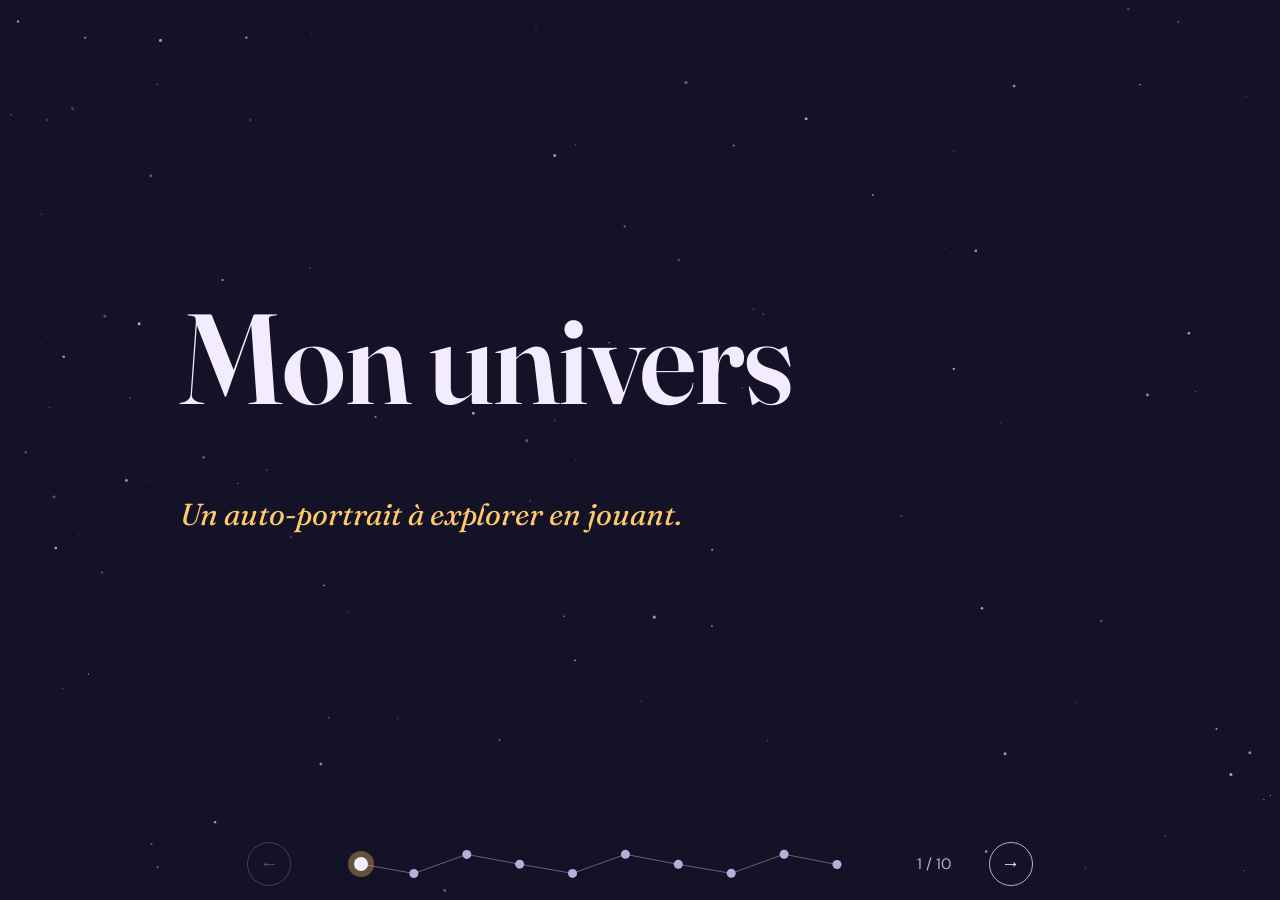
<file: mon-univers/index.html>
<!DOCTYPE html>
<html lang="fr">
<head>
<meta charset="utf-8">
<meta name="viewport" content="width=device-width, initial-scale=1, viewport-fit=cover">
<meta name="theme-color" content="#141226">
<meta name="description" content="Mon univers : un auto-portrait à explorer en jouant.">
<title>Mon univers – diaporama</title>
<link rel="preconnect" href="https://fonts.googleapis.com">
<link rel="preconnect" href="https://fonts.gstatic.com" crossorigin>
<link href="https://fonts.googleapis.com/css2?family=Fraunces:ital,opsz,wght@0,9..144,400;0,9..144,600;1,9..144,400&family=DM+Sans:wght@400;500&display=swap" rel="stylesheet">
<link rel="stylesheet" href="css/style.css">
</head>
<body>
<canvas id="ciel" aria-hidden="true"></canvas>

<main class="diapo" aria-roledescription="diaporama" aria-label="Mon univers">
  <div class="scene" id="scene"></div>
  <nav aria-label="Navigation du diaporama">
    <button class="fleche" id="prec" aria-label="Diapositive précédente">←</button>
    <div class="etoiles" id="etoiles"></div>
    <span class="compteur" id="compteur" aria-live="polite"></span>
    <button class="fleche" id="suiv" aria-label="Diapositive suivante">→</button>
  </nav>
</main>

<script src="js/data.js"></script>
<script src="js/app.js"></script>
</body>
</html>
</file>
<file: mon-univers/css/style.css>
:root{
  --nuit:#141226; --voile:#221d45; --poussiere:#f3ecff; --brume:#b7aedb;
  --comete:#ffc86b; --nebuleuse:#ff8fb1;
  --serif:'Fraunces',Georgia,'Times New Roman',serif;
  --sans:'DM Sans',system-ui,-apple-system,'Segoe UI',sans-serif;
  box-sizing:border-box;
}
*,*::before,*::after{box-sizing:inherit}
html,body{height:100%;margin:0}
body{background:var(--nuit);color:var(--poussiere);font-family:var(--sans);overflow:hidden;
  padding-top:env(safe-area-inset-top,0px)}
#ciel{position:fixed;inset:0;width:100%;height:100%;z-index:0}
.diapo{position:relative;z-index:1;height:100%;display:flex;flex-direction:column}
.scene{flex:1;position:relative;min-height:0}
.slide{position:absolute;inset:0;display:flex;flex-direction:column;justify-content:center;
  padding:clamp(24px,7vw,96px);max-width:1100px;margin:0 auto;
  opacity:0;visibility:hidden;transform:translateX(24px);
  transition:opacity .5s ease,transform .5s ease,visibility 0s .5s}
.slide.actif{opacity:1;visibility:visible;transform:none;transition:opacity .5s ease,transform .5s ease}
.slide.avant{transform:translateX(-24px)}
h1,h2{font-family:var(--serif);font-weight:400;margin:0 0 .5em;line-height:1.05;letter-spacing:-.01em}
h1{font-size:clamp(3rem,11vw,8rem);font-weight:600;font-variation-settings:"opsz" 144}
h2{font-size:clamp(2rem,6vw,4rem)}
.soustitre{font-family:var(--serif);font-style:italic;font-size:clamp(1.2rem,3vw,1.9rem);color:var(--comete);margin:0}
p{font-size:clamp(1.05rem,2.2vw,1.35rem);line-height:1.6;max-width:60ch;margin:0 0 1em;color:var(--poussiere)}
.date{font-family:var(--serif);font-size:clamp(1rem,2vw,1.3rem);color:var(--nebuleuse);margin:0 0 .75em}
ul.liste{list-style:none;margin:0;padding:0;display:flex;flex-wrap:wrap;gap:.6rem}
ul.liste li{border:1px solid var(--brume);border-radius:999px;padding:.45em 1.1em;font-size:clamp(1rem,2vw,1.2rem)}
.duo{display:grid;grid-template-columns:1fr 1fr;gap:clamp(20px,5vw,64px);align-items:center}
.duo .visuel{aspect-ratio:4/5;border-radius:50% 50% 12px 12px / 38% 38% 12px 12px;
  background:var(--voile) center/cover no-repeat;border:1px solid var(--brume);
  display:grid;place-items:center;color:var(--brume);font-family:var(--serif);font-style:italic;text-align:center;padding:1rem}
@media (max-width:640px){.duo{grid-template-columns:1fr}.duo .visuel{aspect-ratio:16/10;border-radius:12px}}

/* Constellation de navigation : un point par diapositive */
nav{position:relative;z-index:2;display:flex;align-items:center;justify-content:center;gap:clamp(8px,3vw,28px);
  padding:12px 16px calc(14px + env(safe-area-inset-bottom,0px))}
.fleche{background:none;border:1px solid var(--brume);color:var(--poussiere);width:44px;height:44px;border-radius:50%;
  font-size:1.2rem;cursor:pointer;display:grid;place-items:center}
.fleche:hover:not(:disabled){background:var(--voile)}
.fleche:disabled{opacity:.3;cursor:default}
:is(button,a):focus-visible{outline:3px solid var(--comete);outline-offset:3px}
.etoiles{flex:1;max-width:560px;height:44px}
.etoiles svg{width:100%;height:100%;overflow:visible}
.etoiles line{stroke:var(--brume);stroke-width:1;opacity:.5}
.etoiles line.parcouru{stroke:var(--comete);opacity:.9}
.etoiles .pt{cursor:pointer}
.etoiles circle.etoile{fill:var(--brume);transition:r .3s,fill .3s}
.etoiles .pt.vu circle.etoile{fill:var(--comete)}
.etoiles .pt.actif circle.etoile{fill:var(--poussiere);r:7}
.etoiles .pt.actif circle.halo{opacity:.35}
.etoiles circle.halo{fill:var(--comete);opacity:0;transition:opacity .3s}
.etoiles circle.zone{fill:transparent}
.etoiles .pt:focus-visible{outline:none}
.etoiles .pt:focus-visible circle.zone{stroke:var(--comete);stroke-width:2}
.compteur{min-width:3.5em;text-align:center;color:var(--brume);font-size:.95rem}
@media (prefers-reduced-motion:reduce){.slide,.slide.actif{transition:none}}
.sr{position:absolute;width:1px;height:1px;overflow:hidden;clip:rect(0 0 0 0)}
</file>
